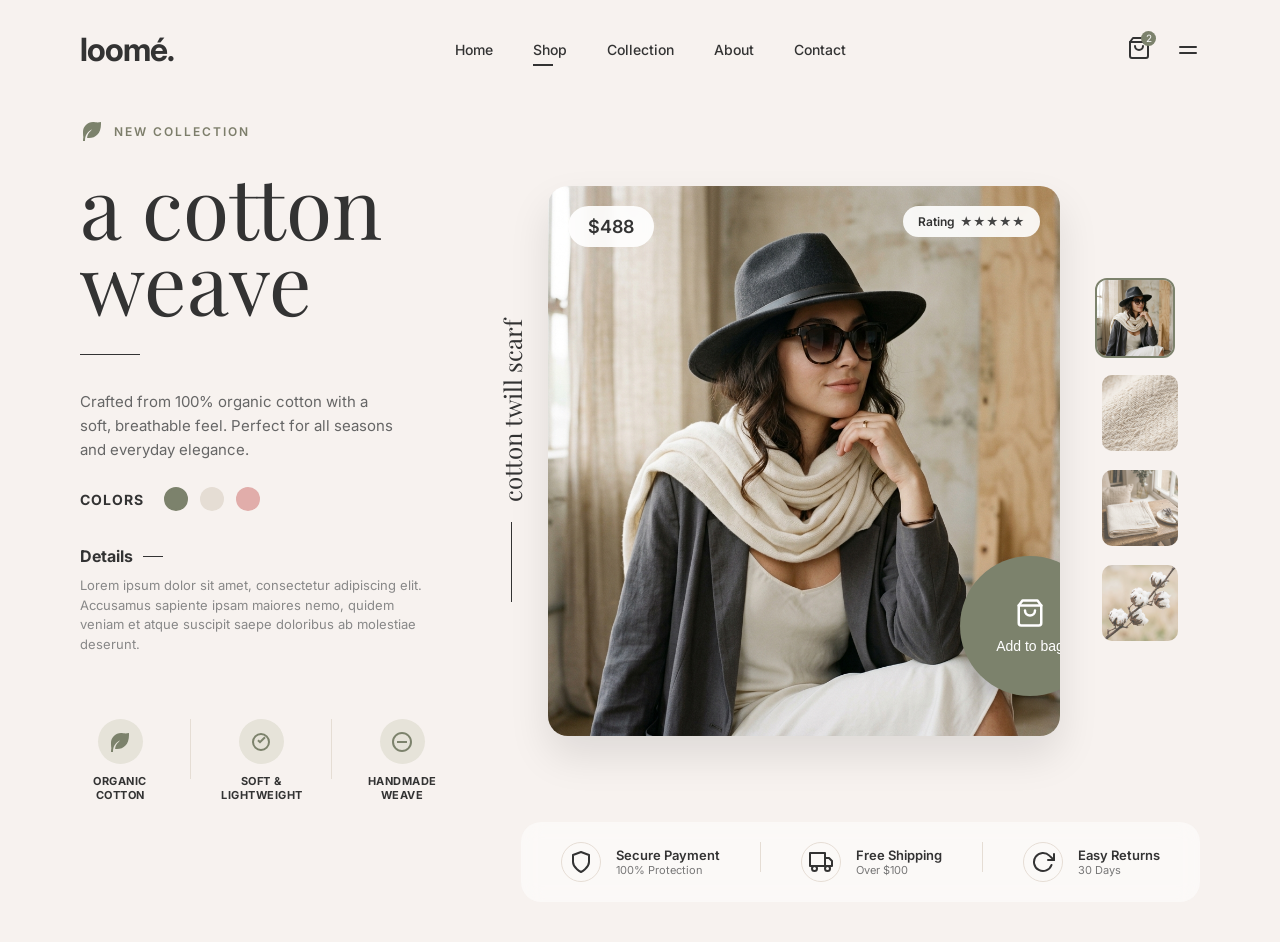
<file: index.html>
<!doctype html>
<html lang="en">
  <head>
    <meta charset="UTF-8" />
    <meta name="viewport" content="width=device-width, initial-scale=1.0" />
    <title>loomé. | Premium Cotton Collection</title>
    <link rel="stylesheet" href="index.css" />
  </head>
  <body>
    <nav class="navbar">
      <div class="logo">loomé.</div>
      <ul>
        <li>Home</li>
        <li class="active">Shop</li>
        <li>Collection</li>
        <li>About</li>
        <li>Contact</li>
      </ul>
      <div id="icons">
        <div class="cart-icon">
          <svg
            xmlns="http://www.w3.org/2000/svg"
            viewBox="0 0 24 24"
            fill="none"
            stroke="currentColor"
            stroke-width="2"
            stroke-linecap="round"
            stroke-linejoin="round"
          >
            <path d="M6 2 3 6v14a2 2 0 0 0 2 2h14a2 2 0 0 0 2-2V6l-3-4Z" />
            <path d="M3 6h18" />
            <path d="M16 10a4 4 0 0 1-8 0" />
          </svg>
          <span class="cart-count">2</span>
        </div>
        <svg
          xmlns="http://www.w3.org/2000/svg"
          viewBox="0 0 24 24"
          fill="none"
          stroke="currentColor"
          stroke-width="2"
          stroke-linecap="round"
          stroke-linejoin="round"
        >
          <line x1="4" x2="20" y1="9" y2="9" />
          <line x1="4" x2="20" y1="15" y2="15" />
        </svg>
      </div>
    </nav>

    <main class="main-container">
      <!-- Left Section -->
      <section class="left-section">
        <div class="new-collection">
          <svg
            xmlns="http://www.w3.org/2000/svg"
            viewBox="0 0 24 24"
            fill="var(--primary)"
          >
            <path
              d="M20.998 3V5C20.998 14.6274 15.6255 19 8.99805 19L7.0964 18.9999C7.3079 15.9876 8.24541 14.1648 10.6939 11.9989C11.8979 10.9338 11.7965 10.3189 11.2029 10.6721C7.1193 13.1016 5.09114 16.3862 5.00119 21.6302L4.99805 22H2.99805C2.99805 20.6373 3.11376 19.3997 3.34381 18.2682C3.1133 16.9741 2.99805 15.2176 2.99805 13C2.99805 7.47715 7.4752 3 12.998 3C14.998 3 16.998 4 20.998 3Z"
            />
          </svg>
          <span>New Collection</span>
        </div>
        <h1>a cotton<br />weave</h1>
        <hr />
        <p class="desc">
          Crafted from 100% organic cotton with a soft, breathable feel. Perfect
          for all seasons and everyday elegance.
        </p>

        <div class="color-selection">
          <h3>colors</h3>
          <div class="swatches">
            <div class="swatch active" style="background-color: #7c826c"></div>
            <div class="swatch" style="background-color: #e5ddd4"></div>
            <div class="swatch" style="background-color: #e1adaa"></div>
          </div>
        </div>

        <div class="details-section">
          <h3>Details</h3>
          <p>
            Lorem ipsum dolor sit amet, consectetur adipiscing elit. Accusamus
            sapiente ipsam maiores nemo, quidem veniam et atque suscipit saepe
            doloribus ab molestiae deserunt.
          </p>
        </div>

        <div class="features">
          <div class="feature-box">
            <div class="feature-icon">
              <svg
                xmlns="http://www.w3.org/2000/svg"
                viewBox="0 0 24 24"
                fill="var(--primary)"
                width="20"
                height="20"
              >
                <path
                  d="M20.998 3V5C20.998 14.6274 15.6255 19 8.99805 19L7.0964 18.9999C7.3079 15.9876 8.24541 14.1648 10.6939 11.9989C11.8979 10.9338 11.7965 10.3189 11.2029 10.6721C7.1193 13.1016 5.09114 16.3862 5.00119 21.6302L4.99805 22H2.99805C2.99805 20.6373 3.11376 19.3997 3.34381 18.2682C3.1133 16.9741 2.99805 15.2176 2.99805 13C2.99805 7.47715 7.4752 3 12.998 3C14.998 3 16.998 4 20.998 3Z"
                />
              </svg>
            </div>
            <h4>Organic Cotton</h4>
          </div>
          <div class="feature-divider"></div>
          <div class="feature-box">
            <div class="feature-icon">
              <svg
                xmlns="http://www.w3.org/2000/svg"
                viewBox="0 0 24 24"
                fill="var(--primary)"
                width="20"
                height="20"
              >
                <path
                  d="M12 21a9 9 0 1 1 0-18 9 9 0 0 1 0 18Zm0-2a7 7 0 1 0 0-14 7 7 0 0 0 0 14Zm-1-5.414L8.293 10.88l1.414-1.415L11 10.758l4.293-4.293 1.414 1.414L11 13.586Z"
                />
              </svg>
            </div>
            <h4>Soft & Lightweight</h4>
          </div>
          <div class="feature-divider"></div>
          <div class="feature-box">
            <div class="feature-icon">
              <svg
                xmlns="http://www.w3.org/2000/svg"
                viewBox="0 0 24 24"
                fill="var(--primary)"
                width="20"
                height="20"
              >
                <path
                  d="M12 22C6.477 22 2 17.523 2 12S6.477 2 12 2s10 4.477 10 10-4.477 10-10 10Zm0-2a8 8 0 1 0 0-16 8 8 0 0 0 0 16Zm-5-9h10v2H7v-2Z"
                />
              </svg>
            </div>
            <h4>Handmade Weave</h4>
          </div>
        </div>
      </section>

      <!-- Center Section -->
      <section class="center-section">
        <div class="vertical-label">cotton twill scarf</div>
        <div class="image-display">
          <img
            src="assets/main_product_image_1778356141837.png"
            id="mainImage"
            alt="Main Product"
          />
          <div class="badge price">$488</div>
          <div class="badge rating">
            <span>Rating</span>
            <span class="stars">★★★★★</span>
          </div>
          <button class="add-to-bag">
            <svg
              xmlns="http://www.w3.org/2000/svg"
              viewBox="0 0 24 24"
              fill="none"
              stroke="currentColor"
              stroke-width="2"
              stroke-linecap="round"
              stroke-linejoin="round"
            >
              <path d="M6 2 3 6v14a2 2 0 0 0 2 2h14a2 2 0 0 0 2-2V6l-3-4Z" />
              <path d="M3 6h18" />
              <path d="M16 10a4 4 0 0 1-8 0" />
            </svg>
            <span>Add to bag</span>
          </button>
        </div>
      </section>

      <!-- Sidebar Thumbnails -->
      <aside class="sidebar">
        <div class="thumb active" onmouseover="updateMainImage(this)">
          <img
            src="assets/main_product_image_1778356141837.png"
            alt="Detail 1"
          />
        </div>
        <div class="thumb" onmouseover="updateMainImage(this)">
          <img src="assets/thumb_fabric_1_1778356156093.png" alt="Detail 2" />
        </div>
        <div class="thumb" onmouseover="updateMainImage(this)">
          <img src="assets/thumb_fabric_2_1778356182967.png" alt="Detail 3" />
        </div>
        <div class="thumb" onmouseover="updateMainImage(this)">
          <img src="assets/thumb_fabric_3_1778356198186.png" alt="Detail 4" />
        </div>
      </aside>
    </main>

    <footer class="bottom-bar">
      <div class="info-boxes">
        <div class="info-box">
          <div class="info-icon">
            <svg
              xmlns="http://www.w3.org/2000/svg"
              viewBox="0 0 24 24"
              fill="none"
              stroke="currentColor"
              stroke-width="2"
              stroke-linecap="round"
              stroke-linejoin="round"
            >
              <path d="M12 22s8-4 8-10V5l-8-3-8 3v7c0 6 8 10 8 10z" />
            </svg>
          </div>
          <div class="info-text">
            <span>Secure Payment</span>
            <span>100% Protection</span>
          </div>
        </div>
        <div class="info-divider"></div>
        <div class="info-box">
          <div class="info-icon">
            <svg
              xmlns="http://www.w3.org/2000/svg"
              viewBox="0 0 24 24"
              fill="none"
              stroke="currentColor"
              stroke-width="2"
              stroke-linecap="round"
              stroke-linejoin="round"
            >
              <rect x="1" y="3" width="15" height="13" />
              <polyline points="16 8 20 8 23 11 23 16 16 16" />
              <circle cx="5.5" cy="18.5" r="2.5" />
              <circle cx="18.5" cy="18.5" r="2.5" />
            </svg>
          </div>
          <div class="info-text">
            <span>Free Shipping</span>
            <span>Over $100</span>
          </div>
        </div>
        <div class="info-divider"></div>
        <div class="info-box">
          <div class="info-icon">
            <svg
              xmlns="http://www.w3.org/2000/svg"
              viewBox="0 0 24 24"
              fill="none"
              stroke="currentColor"
              stroke-width="2"
              stroke-linecap="round"
              stroke-linejoin="round"
            >
              <polyline points="23 4 23 10 17 10" />
              <path d="M20.49 15a9 9 0 1 1-2.12-9.36L23 10" />
            </svg>
          </div>
          <div class="info-text">
            <span>Easy Returns</span>
            <span>30 Days</span>
          </div>
        </div>
      </div>
    </footer>

    <script>
      function updateMainImage(thumbElement) {
        const mainImage = document.getElementById("mainImage");
        const newSrc = thumbElement.querySelector("img").src;

        // Fade effect
        mainImage.style.opacity = "0.5";

        setTimeout(() => {
          mainImage.src = newSrc;
          mainImage.style.opacity = "1";
        }, 150);

        // Update active state
        document
          .querySelectorAll(".thumb")
          .forEach((t) => t.classList.remove("active"));
        thumbElement.classList.add("active");
      }
    </script>
  </body>
</html>
</file>
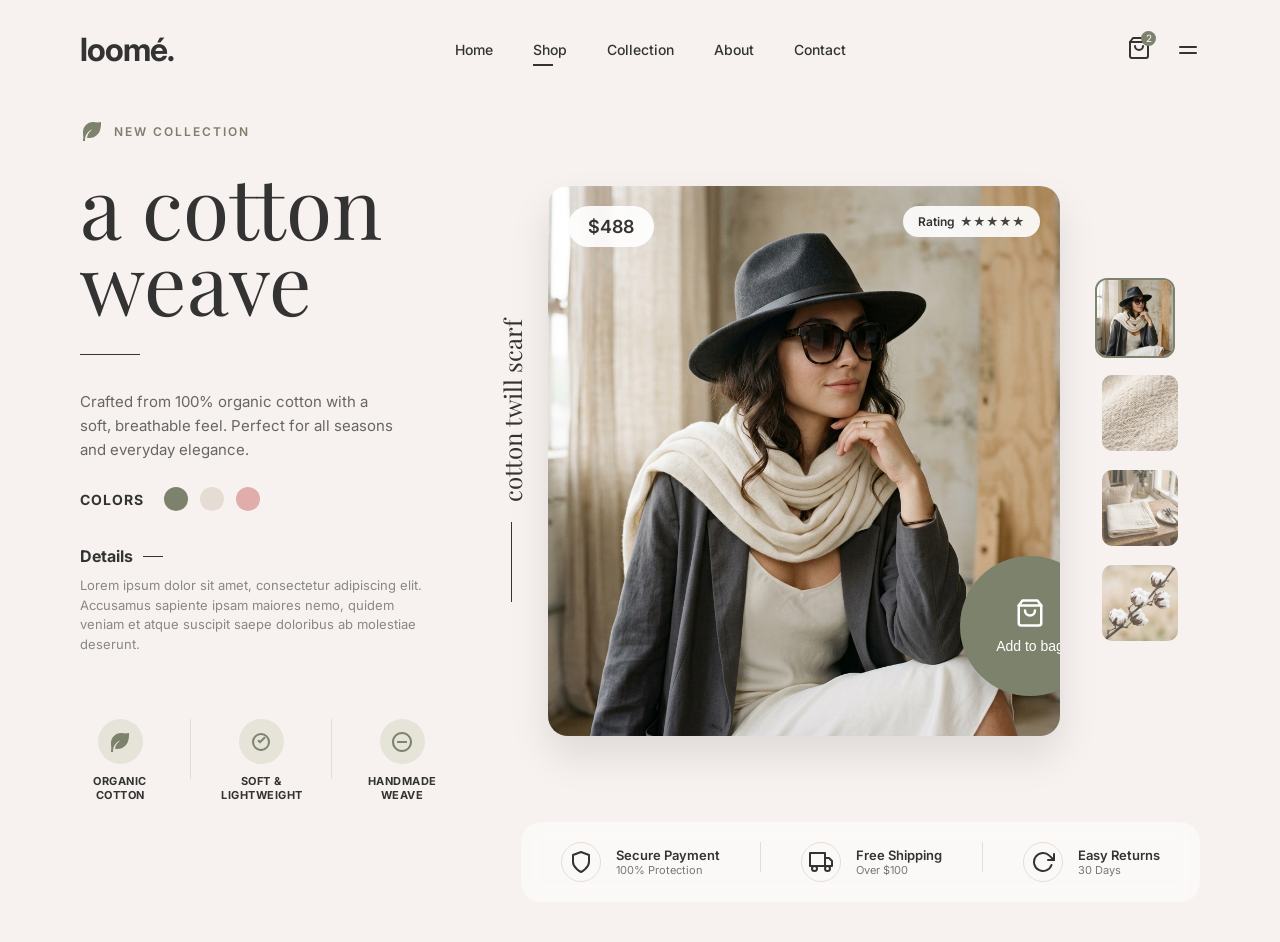
<file: task1.html>
<!doctype html>
<html lang="en">
  <head>
    <meta charset="UTF-8" />
    <meta name="viewport" content="width=device-width, initial-scale=1.0" />
    <title>loomé. | Premium Cotton Collection</title>
    <link rel="stylesheet" href="task1.css" />
  </head>
  <body>
    <nav class="navbar">
      <div class="logo">loomé.</div>
      <ul>
        <li>Home</li>
        <li class="active">Shop</li>
        <li>Collection</li>
        <li>About</li>
        <li>Contact</li>
      </ul>
      <div id="icons">
        <div class="cart-icon">
          <svg
            xmlns="http://www.w3.org/2000/svg"
            viewBox="0 0 24 24"
            fill="none"
            stroke="currentColor"
            stroke-width="2"
            stroke-linecap="round"
            stroke-linejoin="round"
          >
            <path d="M6 2 3 6v14a2 2 0 0 0 2 2h14a2 2 0 0 0 2-2V6l-3-4Z" />
            <path d="M3 6h18" />
            <path d="M16 10a4 4 0 0 1-8 0" />
          </svg>
          <span class="cart-count">2</span>
        </div>
        <svg
          xmlns="http://www.w3.org/2000/svg"
          viewBox="0 0 24 24"
          fill="none"
          stroke="currentColor"
          stroke-width="2"
          stroke-linecap="round"
          stroke-linejoin="round"
        >
          <line x1="4" x2="20" y1="9" y2="9" />
          <line x1="4" x2="20" y1="15" y2="15" />
        </svg>
      </div>
    </nav>

    <main class="main-container">
      <!-- Left Section -->
      <section class="left-section">
        <div class="new-collection">
          <svg
            xmlns="http://www.w3.org/2000/svg"
            viewBox="0 0 24 24"
            fill="var(--primary)"
          >
            <path
              d="M20.998 3V5C20.998 14.6274 15.6255 19 8.99805 19L7.0964 18.9999C7.3079 15.9876 8.24541 14.1648 10.6939 11.9989C11.8979 10.9338 11.7965 10.3189 11.2029 10.6721C7.1193 13.1016 5.09114 16.3862 5.00119 21.6302L4.99805 22H2.99805C2.99805 20.6373 3.11376 19.3997 3.34381 18.2682C3.1133 16.9741 2.99805 15.2176 2.99805 13C2.99805 7.47715 7.4752 3 12.998 3C14.998 3 16.998 4 20.998 3Z"
            />
          </svg>
          <span>New Collection</span>
        </div>
        <h1>a cotton<br />weave</h1>
        <hr />
        <p class="desc">
          Crafted from 100% organic cotton with a soft, breathable feel. Perfect
          for all seasons and everyday elegance.
        </p>

        <div class="color-selection">
          <h3>colors</h3>
          <div class="swatches">
            <div class="swatch active" style="background-color: #7c826c"></div>
            <div class="swatch" style="background-color: #e5ddd4"></div>
            <div class="swatch" style="background-color: #e1adaa"></div>
          </div>
        </div>

        <div class="details-section">
          <h3>Details</h3>
          <p>
            Lorem ipsum dolor sit amet, consectetur adipiscing elit. Accusamus
            sapiente ipsam maiores nemo, quidem veniam et atque suscipit saepe
            doloribus ab molestiae deserunt.
          </p>
        </div>

        <div class="features">
          <div class="feature-box">
            <div class="feature-icon">
              <svg
                xmlns="http://www.w3.org/2000/svg"
                viewBox="0 0 24 24"
                fill="var(--primary)"
                width="20"
                height="20"
              >
                <path
                  d="M20.998 3V5C20.998 14.6274 15.6255 19 8.99805 19L7.0964 18.9999C7.3079 15.9876 8.24541 14.1648 10.6939 11.9989C11.8979 10.9338 11.7965 10.3189 11.2029 10.6721C7.1193 13.1016 5.09114 16.3862 5.00119 21.6302L4.99805 22H2.99805C2.99805 20.6373 3.11376 19.3997 3.34381 18.2682C3.1133 16.9741 2.99805 15.2176 2.99805 13C2.99805 7.47715 7.4752 3 12.998 3C14.998 3 16.998 4 20.998 3Z"
                />
              </svg>
            </div>
            <h4>Organic Cotton</h4>
          </div>
          <div class="feature-divider"></div>
          <div class="feature-box">
            <div class="feature-icon">
              <svg
                xmlns="http://www.w3.org/2000/svg"
                viewBox="0 0 24 24"
                fill="var(--primary)"
                width="20"
                height="20"
              >
                <path
                  d="M12 21a9 9 0 1 1 0-18 9 9 0 0 1 0 18Zm0-2a7 7 0 1 0 0-14 7 7 0 0 0 0 14Zm-1-5.414L8.293 10.88l1.414-1.415L11 10.758l4.293-4.293 1.414 1.414L11 13.586Z"
                />
              </svg>
            </div>
            <h4>Soft & Lightweight</h4>
          </div>
          <div class="feature-divider"></div>
          <div class="feature-box">
            <div class="feature-icon">
              <svg
                xmlns="http://www.w3.org/2000/svg"
                viewBox="0 0 24 24"
                fill="var(--primary)"
                width="20"
                height="20"
              >
                <path
                  d="M12 22C6.477 22 2 17.523 2 12S6.477 2 12 2s10 4.477 10 10-4.477 10-10 10Zm0-2a8 8 0 1 0 0-16 8 8 0 0 0 0 16Zm-5-9h10v2H7v-2Z"
                />
              </svg>
            </div>
            <h4>Handmade Weave</h4>
          </div>
        </div>
      </section>

      <!-- Center Section -->
      <section class="center-section">
        <div class="vertical-label">cotton twill scarf</div>
        <div class="image-display">
          <img
            src="assets/main_product_image_1778356141837.png"
            id="mainImage"
            alt="Main Product"
          />
          <div class="badge price">$488</div>
          <div class="badge rating">
            <span>Rating</span>
            <span class="stars">★★★★★</span>
          </div>
          <button class="add-to-bag">
            <svg
              xmlns="http://www.w3.org/2000/svg"
              viewBox="0 0 24 24"
              fill="none"
              stroke="currentColor"
              stroke-width="2"
              stroke-linecap="round"
              stroke-linejoin="round"
            >
              <path d="M6 2 3 6v14a2 2 0 0 0 2 2h14a2 2 0 0 0 2-2V6l-3-4Z" />
              <path d="M3 6h18" />
              <path d="M16 10a4 4 0 0 1-8 0" />
            </svg>
            <span>Add to bag</span>
          </button>
        </div>
      </section>

      <!-- Sidebar Thumbnails -->
      <aside class="sidebar">
        <div class="thumb active" onmouseover="updateMainImage(this)">
          <img
            src="assets/main_product_image_1778356141837.png"
            alt="Detail 1"
          />
        </div>
        <div class="thumb" onmouseover="updateMainImage(this)">
          <img src="assets/thumb_fabric_1_1778356156093.png" alt="Detail 2" />
        </div>
        <div class="thumb" onmouseover="updateMainImage(this)">
          <img src="assets/thumb_fabric_2_1778356182967.png" alt="Detail 3" />
        </div>
        <div class="thumb" onmouseover="updateMainImage(this)">
          <img src="assets/thumb_fabric_3_1778356198186.png" alt="Detail 4" />
        </div>
      </aside>
    </main>

    <footer class="bottom-bar">
      <div class="info-boxes">
        <div class="info-box">
          <div class="info-icon">
            <svg
              xmlns="http://www.w3.org/2000/svg"
              viewBox="0 0 24 24"
              fill="none"
              stroke="currentColor"
              stroke-width="2"
              stroke-linecap="round"
              stroke-linejoin="round"
            >
              <path d="M12 22s8-4 8-10V5l-8-3-8 3v7c0 6 8 10 8 10z" />
            </svg>
          </div>
          <div class="info-text">
            <span>Secure Payment</span>
            <span>100% Protection</span>
          </div>
        </div>
        <div class="info-divider"></div>
        <div class="info-box">
          <div class="info-icon">
            <svg
              xmlns="http://www.w3.org/2000/svg"
              viewBox="0 0 24 24"
              fill="none"
              stroke="currentColor"
              stroke-width="2"
              stroke-linecap="round"
              stroke-linejoin="round"
            >
              <rect x="1" y="3" width="15" height="13" />
              <polyline points="16 8 20 8 23 11 23 16 16 16" />
              <circle cx="5.5" cy="18.5" r="2.5" />
              <circle cx="18.5" cy="18.5" r="2.5" />
            </svg>
          </div>
          <div class="info-text">
            <span>Free Shipping</span>
            <span>Over $100</span>
          </div>
        </div>
        <div class="info-divider"></div>
        <div class="info-box">
          <div class="info-icon">
            <svg
              xmlns="http://www.w3.org/2000/svg"
              viewBox="0 0 24 24"
              fill="none"
              stroke="currentColor"
              stroke-width="2"
              stroke-linecap="round"
              stroke-linejoin="round"
            >
              <polyline points="23 4 23 10 17 10" />
              <path d="M20.49 15a9 9 0 1 1-2.12-9.36L23 10" />
            </svg>
          </div>
          <div class="info-text">
            <span>Easy Returns</span>
            <span>30 Days</span>
          </div>
        </div>
      </div>
    </footer>

    <script>
      function updateMainImage(thumbElement) {
        const mainImage = document.getElementById("mainImage");
        const newSrc = thumbElement.querySelector("img").src;

        // Fade effect
        mainImage.style.opacity = "0.5";

        setTimeout(() => {
          mainImage.src = newSrc;
          mainImage.style.opacity = "1";
        }, 150);

        // Update active state
        document
          .querySelectorAll(".thumb")
          .forEach((t) => t.classList.remove("active"));
        thumbElement.classList.add("active");
      }
    </script>
  </body>
</html>
</file>
<file: index.css>
@import url('https://fonts.googleapis.com/css2?family=Outfit:wght@300;400;500;600&family=Inter:wght@300;400;500&family=Playfair+Display:ital,wght@0,400;0,700;1,400&display=swap');

:root {
    --primary: #7C826C;
    --bg: #F7F2EF;
    --text: #333333;
    --text-light: #7D7E6B;
    --border: #E5DDD4;
    --white: #ffffff;
}

* {
    padding: 0;
    margin: 0;
    box-sizing: border-box;
}

body {
    background-color: var(--bg);
    color: var(--text);
    font-family: 'Inter', sans-serif;
    overflow-x: hidden;
}

h1, h2, h3, .vertical-label {
    font-family: 'Playfair Display', serif;
}

.navbar {
    display: flex;
    justify-content: space-between;
    align-items: center;
    padding: 30px 80px;
}

.navbar .logo {
    font-size: 32px;
    font-weight: 700;
    letter-spacing: -1px;
}

.navbar ul {
    display: flex;
    gap: 40px;
    list-style: none;
}

.navbar ul li {
    font-size: 14px;
    font-weight: 500;
    cursor: pointer;
    transition: color 0.3s;
    position: relative;
}

.navbar ul li.active::after {
    content: '';
    position: absolute;
    bottom: -8px;
    left: 0;
    width: 20px;
    height: 2px;
    background: var(--text);
}

#icons {
    display: flex;
    gap: 25px;
    align-items: center;
}

.cart-icon {
    position: relative;
}

.cart-count {
    position: absolute;
    top: -5px;
    right: -5px;
    background: var(--primary);
    color: white;
    font-size: 10px;
    width: 15px;
    height: 15px;
    border-radius: 50%;
    display: flex;
    align-items: center;
    justify-content: center;
}

svg {
    width: 24px;
    height: 24px;
}

/* Main Container */
.main-container {
    display: grid;
    grid-template-columns: 1fr 1.5fr 100px;
    gap: 40px;
    padding: 20px 80px;
    min-height: 70vh;
}

/* Left Section */
.left-section {
    display: flex;
    flex-direction: column;
    justify-content: center;
    gap: 25px;
}

.new-collection {
    display: flex;
    align-items: center;
    gap: 10px;
    color: var(--text-light);
    text-transform: uppercase;
    font-size: 12px;
    letter-spacing: 2px;
    font-weight: 600;
    font-family: 'Inter', sans-serif;
}

.left-section h1 {
    font-size: 84px;
    line-height: 0.9;
    font-weight: 400;
}

.left-section hr {
    width: 60px;
    border: none;
    border-top: 1px solid var(--text);
    margin: 10px 0;
}

.left-section p.desc {
    font-size: 15px;
    line-height: 1.6;
    color: #666;
    max-width: 320px;
}

.color-selection {
    display: flex;
    align-items: center;
    gap: 20px;
}

.color-selection h3 {
    font-size: 14px;
    text-transform: uppercase;
    letter-spacing: 1px;
    font-family: 'Inter', sans-serif;
    color: var(--text);
}

.swatches {
    display: flex;
    gap: 12px;
}

.swatch {
    width: 24px;
    height: 24px;
    border-radius: 50%;
    cursor: pointer;
    border: 2px solid transparent;
    transition: transform 0.2s;
}

.swatch:hover {
    transform: scale(1.1);
}

.swatch.active {
    border-color: var(--primary);
}

.details-section {
    margin-top: 10px;
}

.details-section h3 {
    display: flex;
    align-items: center;
    gap: 10px;
    font-size: 16px;
    margin-bottom: 10px;
    font-family: 'Inter', sans-serif;
}

.details-section h3::after {
    content: '';
    width: 20px;
    height: 1px;
    background: var(--text);
}

.details-section p {
    font-size: 13px;
    color: #888;
    line-height: 1.5;
    max-width: 350px;
}

.features {
    display: flex;
    gap: 30px;
    margin-top: 40px;
}

.feature-box {
    display: flex;
    flex-direction: column;
    align-items: center;
    text-align: center;
    gap: 10px;
}

.feature-icon {
    width: 45px;
    height: 45px;
    background: #E6E3D9;
    border-radius: 50%;
    display: flex;
    align-items: center;
    justify-content: center;
}

.feature-box h4 {
    font-size: 11px;
    text-transform: uppercase;
    letter-spacing: 0.5px;
    max-width: 80px;
}

.feature-divider {
    width: 1px;
    height: 60px;
    background: var(--border);
}

/* Center Section */
.center-section {
    display: flex;
    align-items: center;
    position: relative;
}

.vertical-label {
    writing-mode: vertical-rl;
    transform: rotate(180deg);
    font-size: 24px;
    color: var(--text);
    margin-right: 20px;
    display: flex;
    align-items: center;
    gap: 20px;
}

.vertical-label::before {
    content: '';
    width: 1px;
    height: 80px;
    background: var(--text);
}

.image-display {
    position: relative;
    width: 100%;
    height: 550px;
    border-radius: 20px;
    overflow: hidden;
    box-shadow: 0 20px 40px rgba(0,0,0,0.1);
}

.image-display img {
    width: 100%;
    height: 100%;
    object-fit: cover;
    transition: opacity 0.5s ease;
}

.badge {
    position: absolute;
    background: rgba(255, 255, 255, 0.9);
    padding: 8px 15px;
    border-radius: 30px;
    font-size: 14px;
    font-weight: 600;
    backdrop-filter: blur(5px);
}

.badge.price {
    top: 20px;
    left: 20px;
    font-size: 18px;
    padding: 10px 20px;
}

.badge.rating {
    top: 20px;
    right: 20px;
    display: flex;
    gap: 5px;
    font-size: 12px;
}

.stars {
    color: #444;
}

.add-to-bag {
    position: absolute;
    bottom: 40px;
    right: -40px;
    width: 140px;
    height: 140px;
    background: var(--primary);
    border: none;
    border-radius: 50%;
    color: white;
    display: flex;
    flex-direction: column;
    align-items: center;
    justify-content: center;
    gap: 10px;
    cursor: pointer;
    transition: transform 0.3s, background 0.3s;
    box-shadow: 0 10px 20px rgba(0,0,0,0.2);
}

.add-to-bag:hover {
    transform: scale(1.05);
    background: #6b715a;
}

.add-to-bag svg {
    width: 30px;
    height: 30px;
}

.add-to-bag span {
    font-size: 14px;
    font-weight: 500;
}

/* Sidebar Section */
.sidebar {
    display: flex;
    flex-direction: column;
    gap: 15px;
    justify-content: center;
}

.thumb {
    width: 80px;
    height: 80px;
    border-radius: 12px;
    overflow: hidden;
    cursor: pointer;
    border: 2px solid transparent;
    transition: all 0.3s;
    opacity: 0.7;
}

.thumb img {
    width: 100%;
    height: 100%;
    object-fit: cover;
}

.thumb:hover, .thumb.active {
    opacity: 1;
    border-color: var(--primary);
    transform: translateX(-5px);
}

/* Bottom Section */
.bottom-bar {
    display: flex;
    justify-content: flex-end;
    padding: 40px 80px;
    margin-top: -40px;
}

.info-boxes {
    display: flex;
    background: rgba(255, 255, 255, 0.5);
    border-radius: 20px;
    padding: 20px 40px;
    gap: 40px;
    backdrop-filter: blur(10px);
}

.info-box {
    display: flex;
    align-items: center;
    gap: 15px;
}

.info-icon {
    width: 40px;
    height: 40px;
    border: 1px solid var(--border);
    border-radius: 50%;
    display: flex;
    align-items: center;
    justify-content: center;
}

.info-text {
    display: flex;
    flex-direction: column;
}

.info-text span:first-child {
    font-size: 13px;
    font-weight: 600;
}

.info-text span:last-child {
    font-size: 11px;
    color: #777;
}

.info-divider {
    width: 1px;
    height: 30px;
    background: var(--border);
}
</file>
<file: task1.css>
@import url('https://fonts.googleapis.com/css2?family=Outfit:wght@300;400;500;600&family=Inter:wght@300;400;500&family=Playfair+Display:ital,wght@0,400;0,700;1,400&display=swap');

:root {
    --primary: #7C826C;
    --bg: #F7F2EF;
    --text: #333333;
    --text-light: #7D7E6B;
    --border: #E5DDD4;
    --white: #ffffff;
}

* {
    padding: 0;
    margin: 0;
    box-sizing: border-box;
}

body {
    background-color: var(--bg);
    color: var(--text);
    font-family: 'Inter', sans-serif;
    overflow-x: hidden;
}

h1, h2, h3, .vertical-label {
    font-family: 'Playfair Display', serif;
}

.navbar {
    display: flex;
    justify-content: space-between;
    align-items: center;
    padding: 30px 80px;
}

.navbar .logo {
    font-size: 32px;
    font-weight: 700;
    letter-spacing: -1px;
}

.navbar ul {
    display: flex;
    gap: 40px;
    list-style: none;
}

.navbar ul li {
    font-size: 14px;
    font-weight: 500;
    cursor: pointer;
    transition: color 0.3s;
    position: relative;
}

.navbar ul li.active::after {
    content: '';
    position: absolute;
    bottom: -8px;
    left: 0;
    width: 20px;
    height: 2px;
    background: var(--text);
}

#icons {
    display: flex;
    gap: 25px;
    align-items: center;
}

.cart-icon {
    position: relative;
}

.cart-count {
    position: absolute;
    top: -5px;
    right: -5px;
    background: var(--primary);
    color: white;
    font-size: 10px;
    width: 15px;
    height: 15px;
    border-radius: 50%;
    display: flex;
    align-items: center;
    justify-content: center;
}

svg {
    width: 24px;
    height: 24px;
}

/* Main Container */
.main-container {
    display: grid;
    grid-template-columns: 1fr 1.5fr 100px;
    gap: 40px;
    padding: 20px 80px;
    min-height: 70vh;
}

/* Left Section */
.left-section {
    display: flex;
    flex-direction: column;
    justify-content: center;
    gap: 25px;
}

.new-collection {
    display: flex;
    align-items: center;
    gap: 10px;
    color: var(--text-light);
    text-transform: uppercase;
    font-size: 12px;
    letter-spacing: 2px;
    font-weight: 600;
    font-family: 'Inter', sans-serif;
}

.left-section h1 {
    font-size: 84px;
    line-height: 0.9;
    font-weight: 400;
}

.left-section hr {
    width: 60px;
    border: none;
    border-top: 1px solid var(--text);
    margin: 10px 0;
}

.left-section p.desc {
    font-size: 15px;
    line-height: 1.6;
    color: #666;
    max-width: 320px;
}

.color-selection {
    display: flex;
    align-items: center;
    gap: 20px;
}

.color-selection h3 {
    font-size: 14px;
    text-transform: uppercase;
    letter-spacing: 1px;
    font-family: 'Inter', sans-serif;
    color: var(--text);
}

.swatches {
    display: flex;
    gap: 12px;
}

.swatch {
    width: 24px;
    height: 24px;
    border-radius: 50%;
    cursor: pointer;
    border: 2px solid transparent;
    transition: transform 0.2s;
}

.swatch:hover {
    transform: scale(1.1);
}

.swatch.active {
    border-color: var(--primary);
}

.details-section {
    margin-top: 10px;
}

.details-section h3 {
    display: flex;
    align-items: center;
    gap: 10px;
    font-size: 16px;
    margin-bottom: 10px;
    font-family: 'Inter', sans-serif;
}

.details-section h3::after {
    content: '';
    width: 20px;
    height: 1px;
    background: var(--text);
}

.details-section p {
    font-size: 13px;
    color: #888;
    line-height: 1.5;
    max-width: 350px;
}

.features {
    display: flex;
    gap: 30px;
    margin-top: 40px;
}

.feature-box {
    display: flex;
    flex-direction: column;
    align-items: center;
    text-align: center;
    gap: 10px;
}

.feature-icon {
    width: 45px;
    height: 45px;
    background: #E6E3D9;
    border-radius: 50%;
    display: flex;
    align-items: center;
    justify-content: center;
}

.feature-box h4 {
    font-size: 11px;
    text-transform: uppercase;
    letter-spacing: 0.5px;
    max-width: 80px;
}

.feature-divider {
    width: 1px;
    height: 60px;
    background: var(--border);
}

/* Center Section */
.center-section {
    display: flex;
    align-items: center;
    position: relative;
}

.vertical-label {
    writing-mode: vertical-rl;
    transform: rotate(180deg);
    font-size: 24px;
    color: var(--text);
    margin-right: 20px;
    display: flex;
    align-items: center;
    gap: 20px;
}

.vertical-label::before {
    content: '';
    width: 1px;
    height: 80px;
    background: var(--text);
}

.image-display {
    position: relative;
    width: 100%;
    height: 550px;
    border-radius: 20px;
    overflow: hidden;
    box-shadow: 0 20px 40px rgba(0,0,0,0.1);
}

.image-display img {
    width: 100%;
    height: 100%;
    object-fit: cover;
    transition: opacity 0.5s ease;
}

.badge {
    position: absolute;
    background: rgba(255, 255, 255, 0.9);
    padding: 8px 15px;
    border-radius: 30px;
    font-size: 14px;
    font-weight: 600;
    backdrop-filter: blur(5px);
}

.badge.price {
    top: 20px;
    left: 20px;
    font-size: 18px;
    padding: 10px 20px;
}

.badge.rating {
    top: 20px;
    right: 20px;
    display: flex;
    gap: 5px;
    font-size: 12px;
}

.stars {
    color: #444;
}

.add-to-bag {
    position: absolute;
    bottom: 40px;
    right: -40px;
    width: 140px;
    height: 140px;
    background: var(--primary);
    border: none;
    border-radius: 50%;
    color: white;
    display: flex;
    flex-direction: column;
    align-items: center;
    justify-content: center;
    gap: 10px;
    cursor: pointer;
    transition: transform 0.3s, background 0.3s;
    box-shadow: 0 10px 20px rgba(0,0,0,0.2);
}

.add-to-bag:hover {
    transform: scale(1.05);
    background: #6b715a;
}

.add-to-bag svg {
    width: 30px;
    height: 30px;
}

.add-to-bag span {
    font-size: 14px;
    font-weight: 500;
}

/* Sidebar Section */
.sidebar {
    display: flex;
    flex-direction: column;
    gap: 15px;
    justify-content: center;
}

.thumb {
    width: 80px;
    height: 80px;
    border-radius: 12px;
    overflow: hidden;
    cursor: pointer;
    border: 2px solid transparent;
    transition: all 0.3s;
    opacity: 0.7;
}

.thumb img {
    width: 100%;
    height: 100%;
    object-fit: cover;
}

.thumb:hover, .thumb.active {
    opacity: 1;
    border-color: var(--primary);
    transform: translateX(-5px);
}

/* Bottom Section */
.bottom-bar {
    display: flex;
    justify-content: flex-end;
    padding: 40px 80px;
    margin-top: -40px;
}

.info-boxes {
    display: flex;
    background: rgba(255, 255, 255, 0.5);
    border-radius: 20px;
    padding: 20px 40px;
    gap: 40px;
    backdrop-filter: blur(10px);
}

.info-box {
    display: flex;
    align-items: center;
    gap: 15px;
}

.info-icon {
    width: 40px;
    height: 40px;
    border: 1px solid var(--border);
    border-radius: 50%;
    display: flex;
    align-items: center;
    justify-content: center;
}

.info-text {
    display: flex;
    flex-direction: column;
}

.info-text span:first-child {
    font-size: 13px;
    font-weight: 600;
}

.info-text span:last-child {
    font-size: 11px;
    color: #777;
}

.info-divider {
    width: 1px;
    height: 30px;
    background: var(--border);
}
</file>
